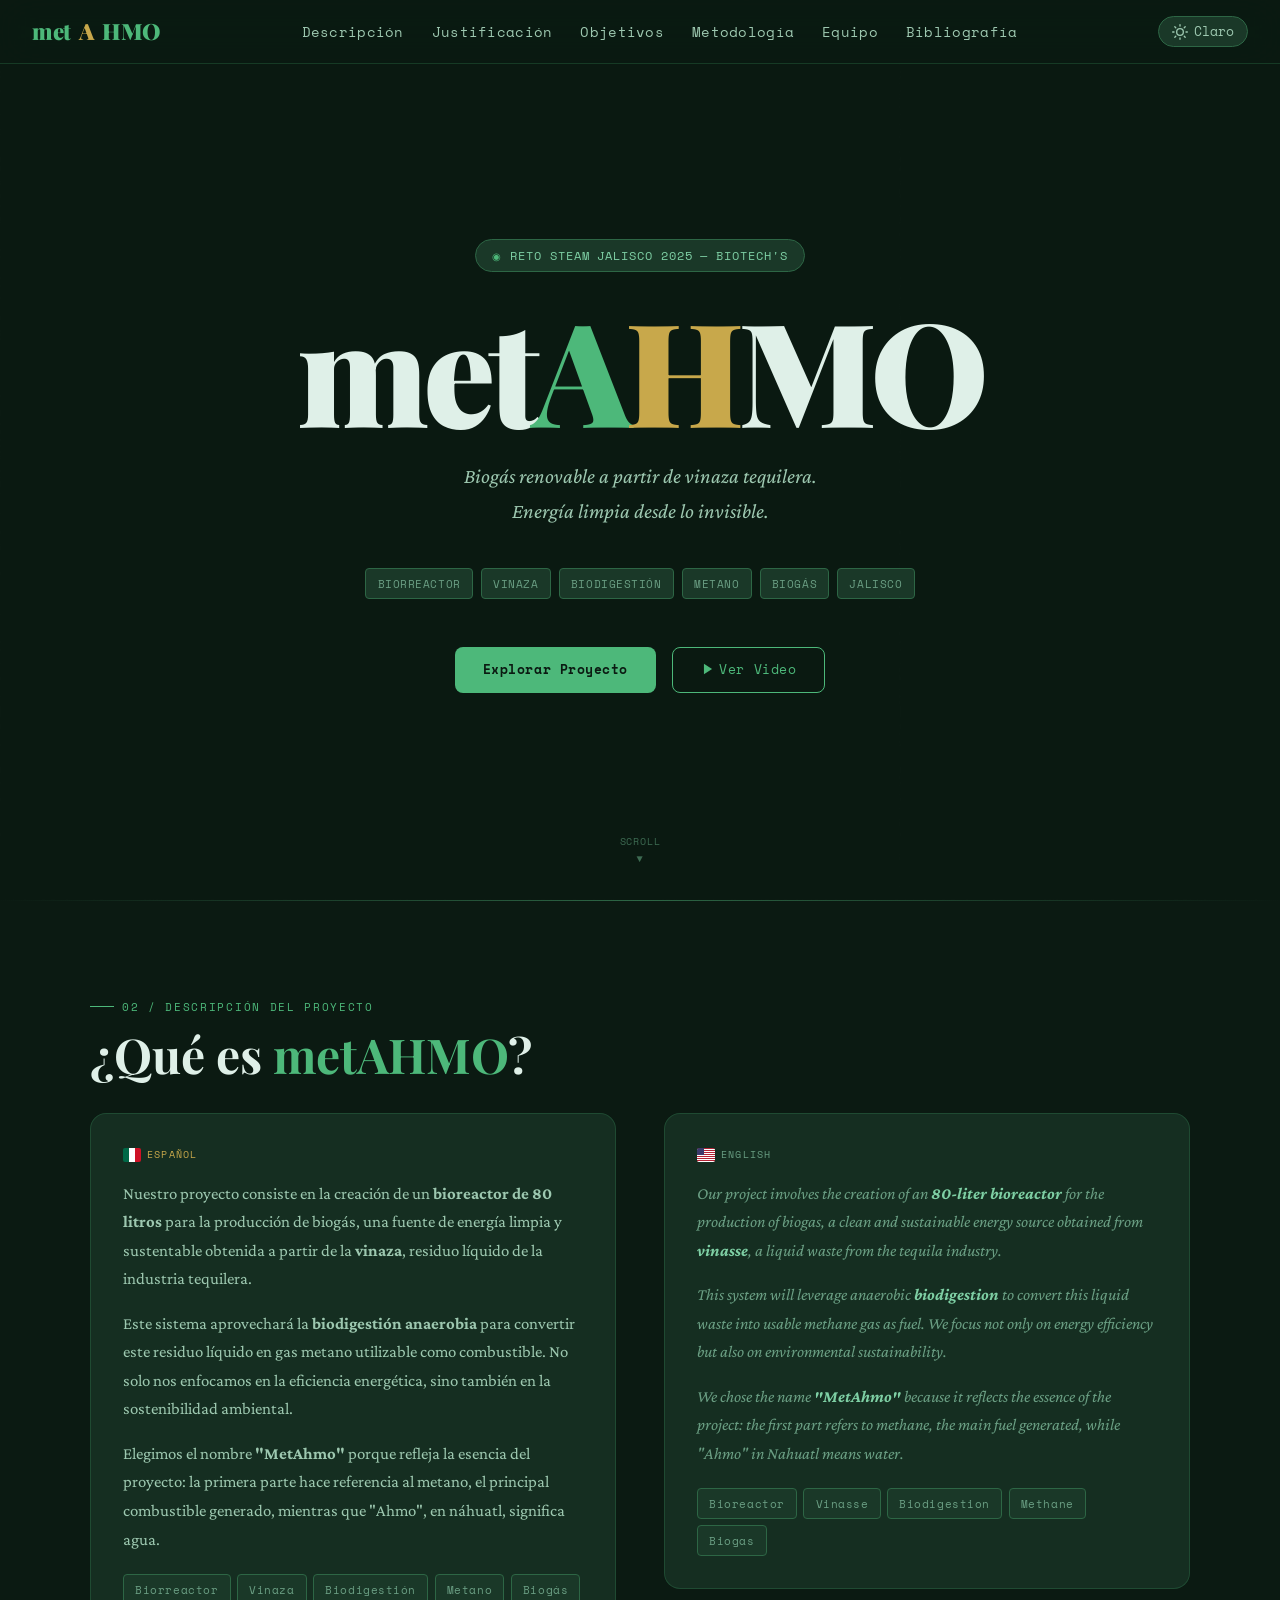
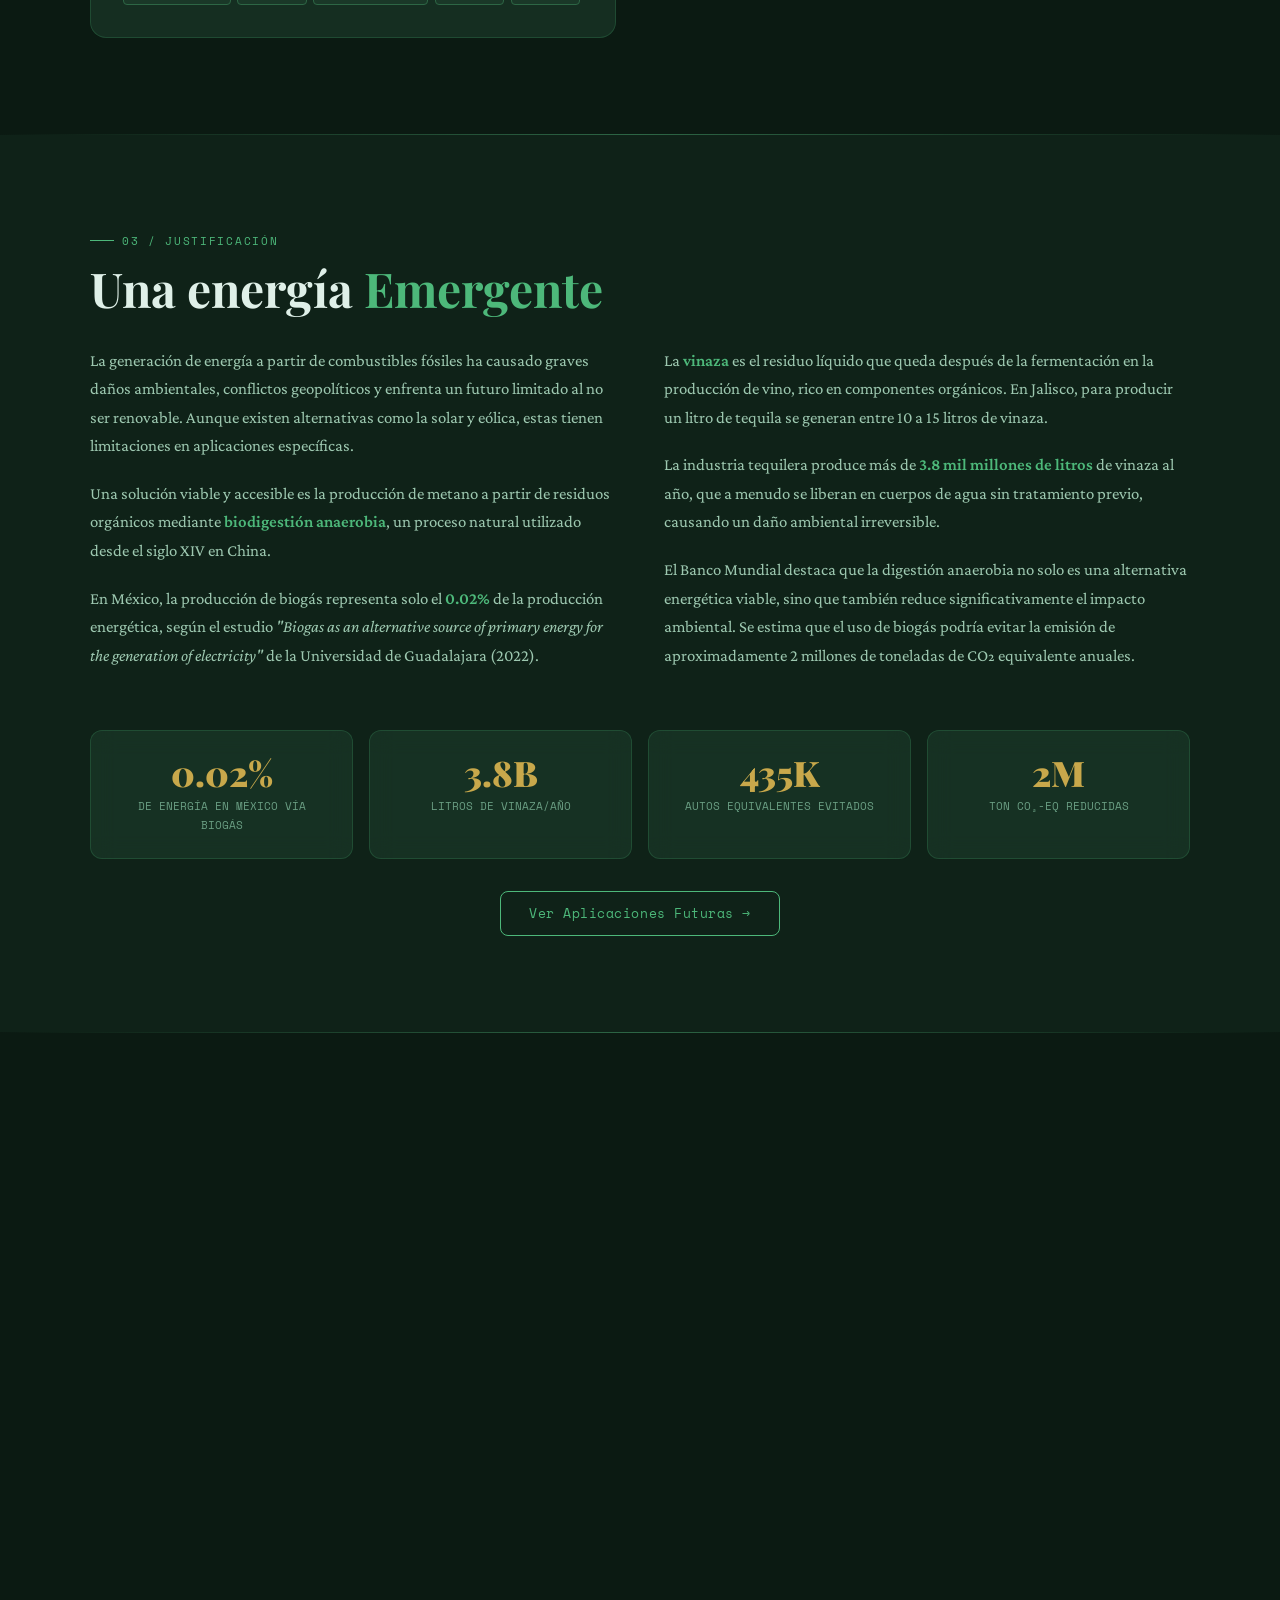
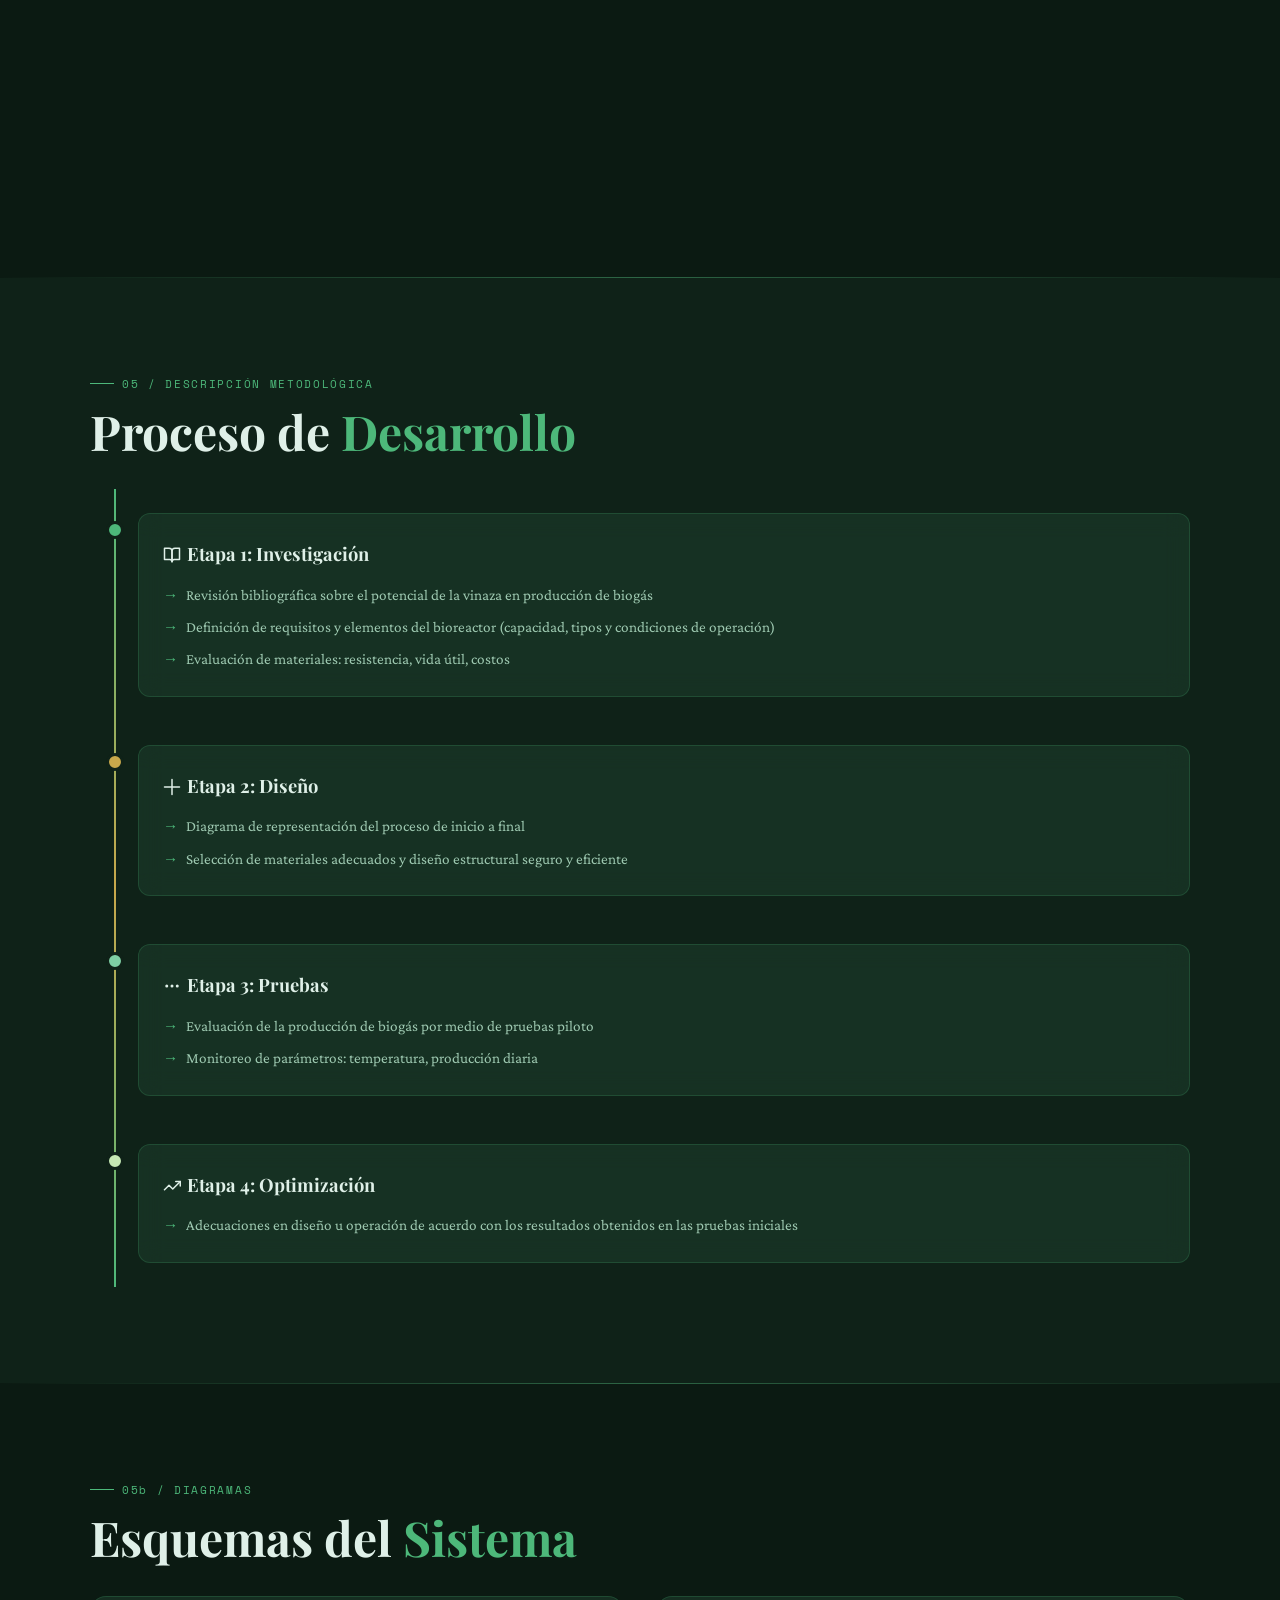
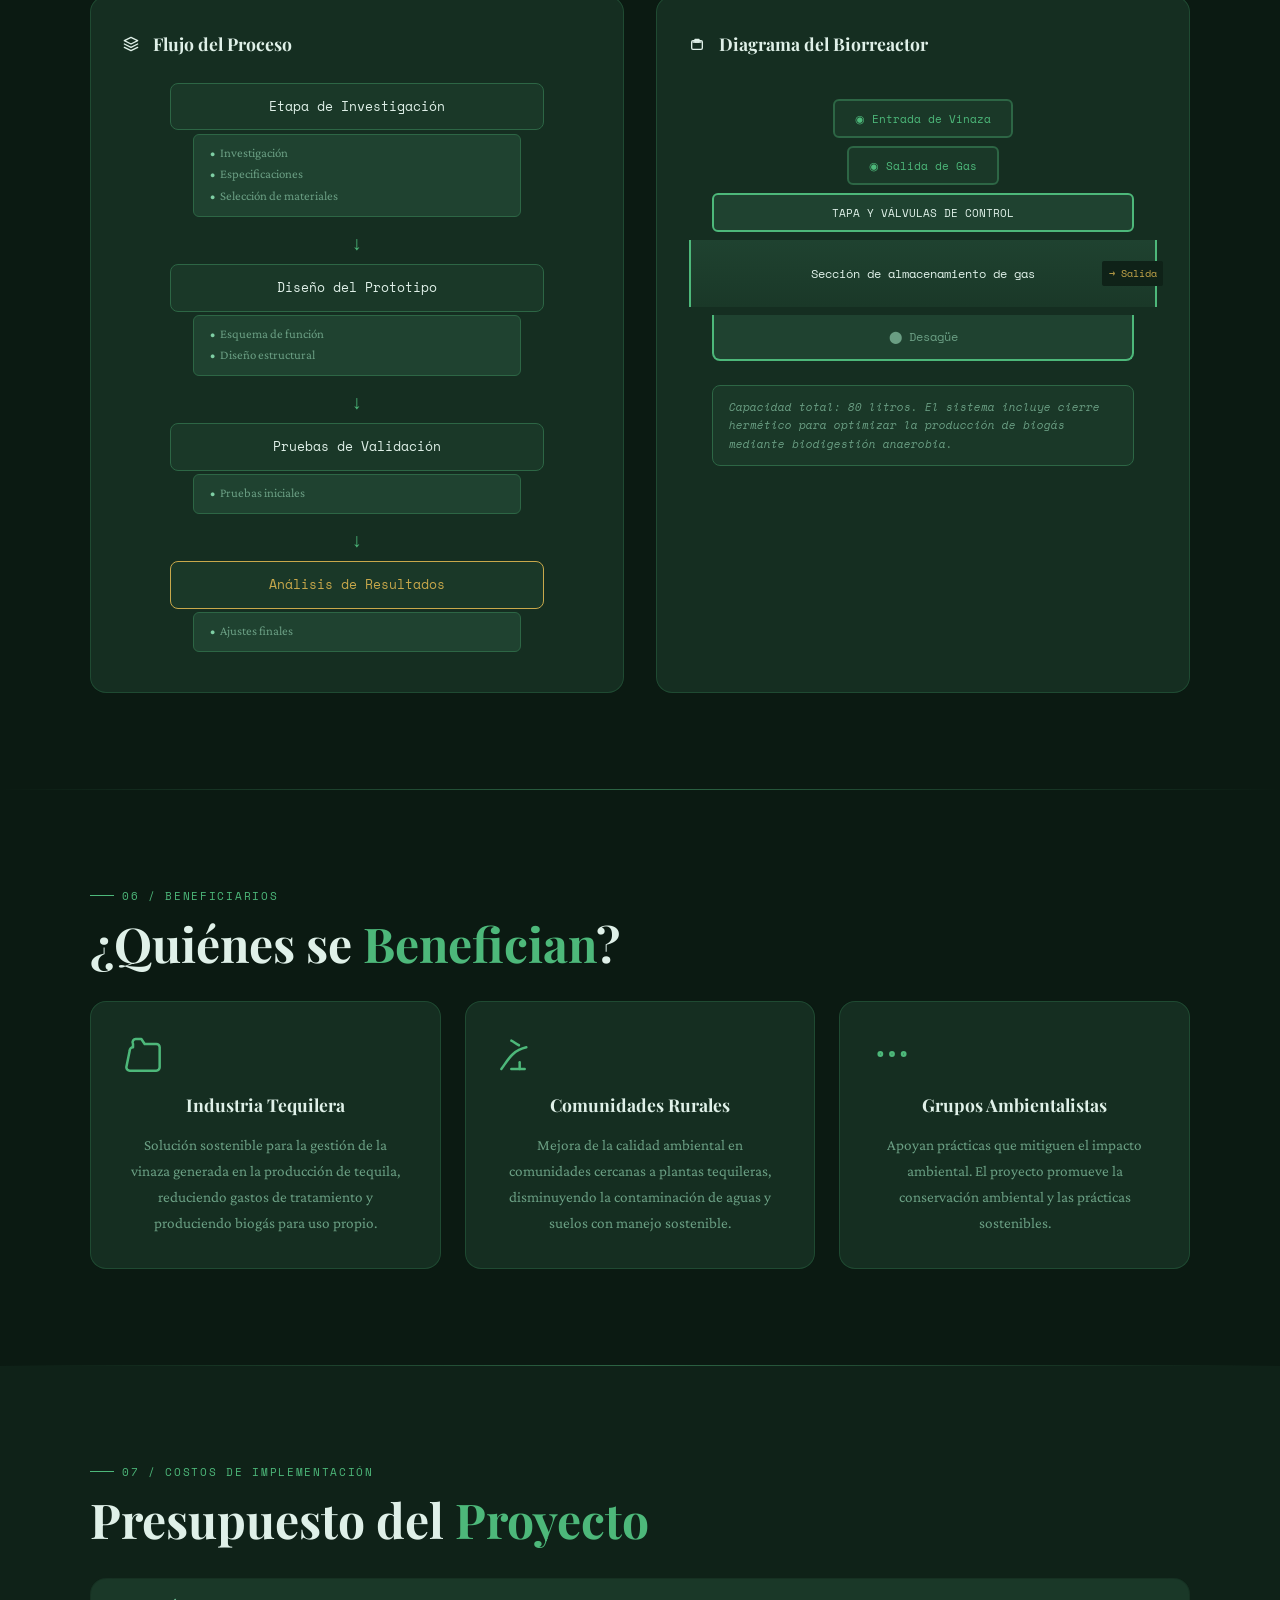
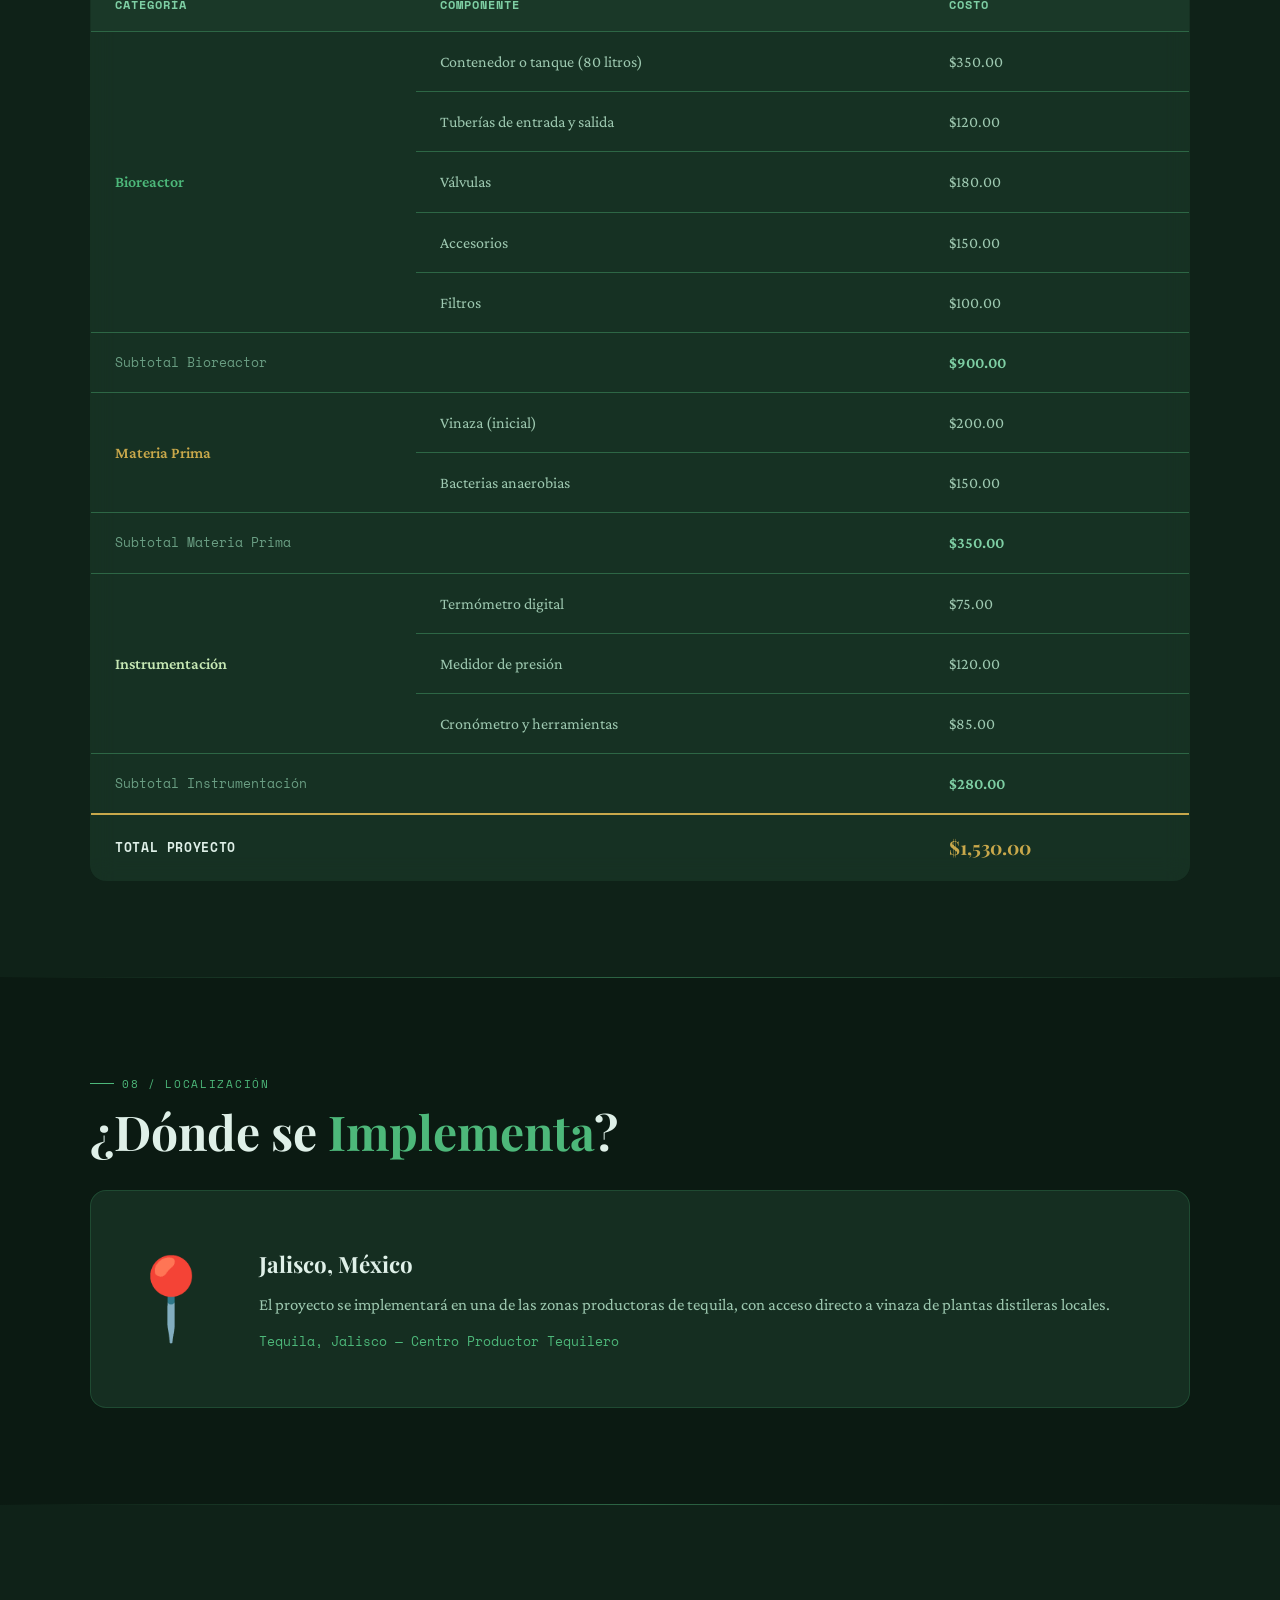
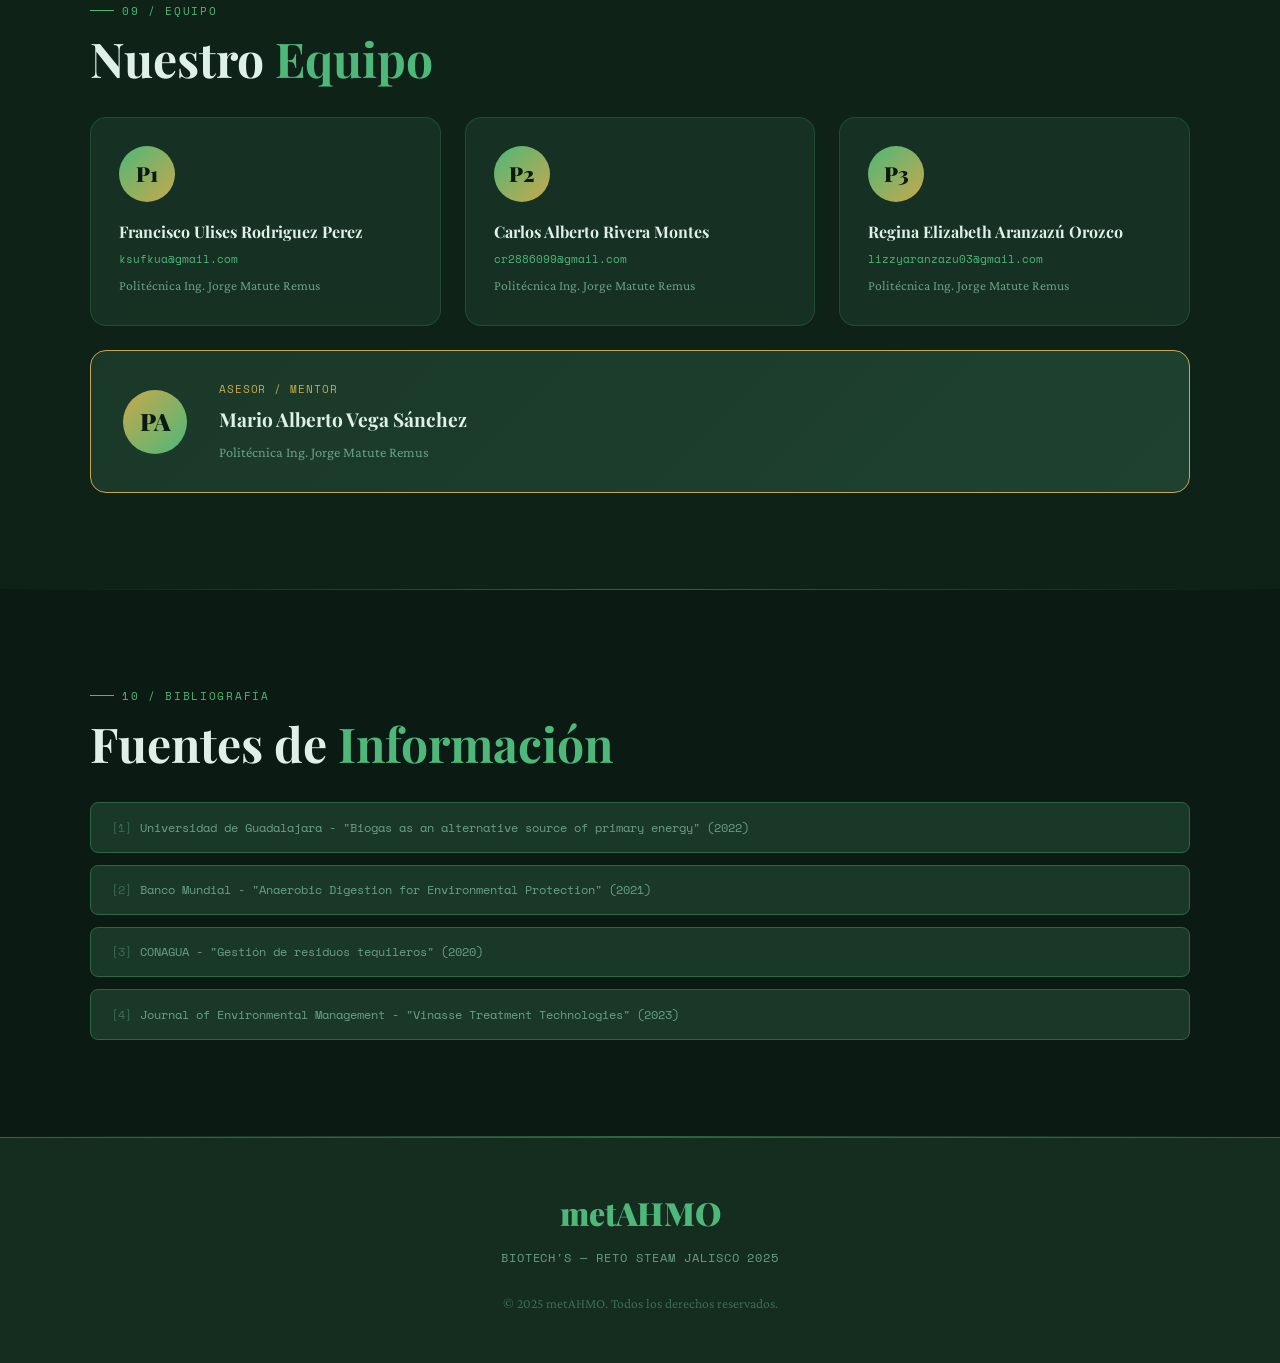
<file: index.html>
<!DOCTYPE html>
<html lang="es" data-theme="dark">
<head>
<meta charset="UTF-8">
<meta name="viewport" content="width=device-width, initial-scale=1.0">
<title>metAHMO — Reto STEAM Jalisco 2025</title>
<link href="https://fonts.googleapis.com/css2?family=Playfair+Display:ital,wght@0,400;0,700;0,900;1,400&family=Crimson+Pro:ital,wght@0,300;0,400;0,600;1,300&family=Space+Mono:wght@400;700&display=swap" rel="stylesheet">
<link rel="stylesheet" href="styles.css">
</head>
<body>

<!-- RIPPLE BACKGROUND -->
<div class="ripple-bg" aria-hidden="true">
  <span></span><span></span><span></span><span></span>
</div>

<!-- NAVBAR -->
<nav id="navbar">
  <a class="nav-logo" href="#inicio">met<span class="dot">A</span>HMO</a>
  <ul class="nav-links" id="navLinks">
    <li><a href="#descripcion">Descripción</a></li>
    <li><a href="#justificacion">Justificación</a></li>
    <li><a href="#objetivos">Objetivos</a></li>
    <li><a href="#metodologia">Metodología</a></li>
    <li><a href="#equipo">Equipo</a></li>
    <li><a href="#bibliografia">Bibliografía</a></li>
  </ul>
  <div class="nav-right">
    <button class="theme-btn" onclick="toggleTheme()" id="themeBtn">
      <span class="theme-icon" id="themeIcon">
        <svg id="iconSun" viewBox="0 0 24 24"><circle cx="12" cy="12" r="5"/><line x1="12" y1="1" x2="12" y2="3"/><line x1="12" y1="21" x2="12" y2="23"/><line x1="4.22" y1="4.22" x2="5.64" y2="5.64"/><line x1="18.36" y1="18.36" x2="19.78" y2="19.78"/><line x1="1" y1="12" x2="3" y2="12"/><line x1="21" y1="12" x2="23" y2="12"/><line x1="4.22" y1="19.78" x2="5.64" y2="18.36"/><line x1="18.36" y1="5.64" x2="19.78" y2="4.22"/></svg>
        <svg id="iconMoon" viewBox="0 0 24 24" style="display:none"><path d="M21 12.79A9 9 0 1 1 11.21 3 7 7 0 0 0 21 12.79z"/></svg>
      </span>
      <span id="themeLabel">Claro</span>
    </button>
    <div class="hamburger" onclick="toggleMenu()" id="hamburger">
      <span></span><span></span><span></span>
    </div>
  </div>
</nav>

<!-- ══════════════════════════════════════════ HERO -->
<section class="hero" id="inicio">
  <div class="hero-badge">RETO STEAM JALISCO 2025 — BIOTECH'S</div>
  <h1 class="hero-title">
    <span class="main">met<span class="accent-word">A</span><span class="gold-word">H</span>MO</span>
  </h1>
  <p class="hero-subtitle">
    Biogás renovable a partir de vinaza tequilera.<br>
    <em>Energía limpia desde lo invisible.</em>
  </p>
  <div class="hero-tags">
    <span class="tag">BIORREACTOR</span>
    <span class="tag">VINAZA</span>
    <span class="tag">BIODIGESTIÓN</span>
    <span class="tag">METANO</span>
    <span class="tag">BIOGÁS</span>
    <span class="tag">JALISCO</span>
  </div>
  <div class="hero-cta">
    <a class="btn-primary" href="#descripcion">Explorar Proyecto</a>
    <button class="btn-outline" onclick="openModal('modal-video')"><svg width="14" height="14" viewBox="0 0 24 24" fill="currentColor" stroke="none" style="display:inline;vertical-align:-2px;margin-right:0.3rem"><polygon points="5 3 19 12 5 21 5 3"></polygon></svg>Ver Video</button>
  </div>
  <div class="scroll-hint">SCROLL<br>▼</div>
</section>

<div class="divider"></div>

<!-- ══════════════════════════════════════════ DESCRIPCIÓN -->
<section id="descripcion">
  <div class="section-inner reveal">
    <div class="section-label">02 / DESCRIPCIÓN DEL PROYECTO</div>
    <h2 class="section-title">¿Qué es <em>metAHMO</em>?</h2>
    <div class="desc-grid">
      <div class="desc-card">
        <div class="lang-badge">
          <svg width="18" height="14" viewBox="0 0 18 14" fill="none" xmlns="http://www.w3.org/2000/svg" style="border-radius:2px;flex-shrink:0"><rect width="6" height="14" fill="#006847"/><rect x="6" width="6" height="14" fill="#FFFFFF"/><rect x="12" width="6" height="14" fill="#CE1126"/></svg>
          ESPAÑOL
        </div>
        <p>Nuestro proyecto consiste en la creación de un <strong>bioreactor de 80 litros</strong> para la producción de biogás, una fuente de energía limpia y sustentable obtenida a partir de la <strong>vinaza</strong>, residuo líquido de la industria tequilera.</p>
        <p>Este sistema aprovechará la <strong>biodigestión anaerobia</strong> para convertir este residuo líquido en gas metano utilizable como combustible. No solo nos enfocamos en la eficiencia energética, sino también en la sostenibilidad ambiental.</p>
        <p>Elegimos el nombre <strong>"MetAhmo"</strong> porque refleja la esencia del proyecto: la primera parte hace referencia al metano, el principal combustible generado, mientras que "Ahmo", en náhuatl, significa agua.</p>
        <div class="keywords">
          <span class="tag">Biorreactor</span>
          <span class="tag">Vinaza</span>
          <span class="tag">Biodigestión</span>
          <span class="tag">Metano</span>
          <span class="tag">Biogás</span>
        </div>
      </div>
      <div class="desc-card">
        <div class="lang-badge" style="color:var(--text3);">
          <svg width="18" height="14" viewBox="0 0 18 14" fill="none" xmlns="http://www.w3.org/2000/svg" style="border-radius:2px;flex-shrink:0"><rect width="18" height="14" fill="#B22234"/><rect y="1" width="18" height="1" fill="#FFFFFF"/><rect y="3" width="18" height="1" fill="#FFFFFF"/><rect y="5" width="18" height="1" fill="#FFFFFF"/><rect y="7" width="18" height="1" fill="#FFFFFF"/><rect y="9" width="18" height="1" fill="#FFFFFF"/><rect y="11" width="18" height="1" fill="#FFFFFF"/><rect y="13" width="18" height="1" fill="#FFFFFF"/><rect width="7" height="7" fill="#3C3B6B"/></svg>
          ENGLISH
        </div>
        <p style="font-style:italic; color:var(--text3);">Our project involves the creation of an <strong style="color:var(--accent2)">80-liter bioreactor</strong> for the production of biogas, a clean and sustainable energy source obtained from <strong style="color:var(--accent2)">vinasse</strong>, a liquid waste from the tequila industry.</p>
        <p style="font-style:italic; color:var(--text3);">This system will leverage anaerobic <strong style="color:var(--accent2)">biodigestion</strong> to convert this liquid waste into usable methane gas as fuel. We focus not only on energy efficiency but also on environmental sustainability.</p>
        <p style="font-style:italic; color:var(--text3);">We chose the name <strong style="color:var(--accent2)">"MetAhmo"</strong> because it reflects the essence of the project: the first part refers to methane, the main fuel generated, while "Ahmo" in Nahuatl means water.</p>
        <div class="keywords">
          <span class="tag">Bioreactor</span>
          <span class="tag">Vinasse</span>
          <span class="tag">Biodigestion</span>
          <span class="tag">Methane</span>
          <span class="tag">Biogas</span>
        </div>
      </div>
    </div>
  </div>
</section>

<div class="divider"></div>

<!-- ══════════════════════════════════════════ JUSTIFICACIÓN -->
<section id="justificacion">
  <div class="section-inner reveal">
    <div class="section-label">03 / JUSTIFICACIÓN</div>
    <h2 class="section-title">Una energía <em>Emergente</em></h2>
    <div class="just-content">
      <p>La generación de energía a partir de combustibles fósiles ha causado graves daños ambientales, conflictos geopolíticos y enfrenta un futuro limitado al no ser renovable. Aunque existen alternativas como la solar y eólica, estas tienen limitaciones en aplicaciones específicas.</p>
      <p>Una solución viable y accesible es la producción de metano a partir de residuos orgánicos mediante <strong>biodigestión anaerobia</strong>, un proceso natural utilizado desde el siglo XIV en China.</p>
      <p>En México, la producción de biogás representa solo el <strong>0.02%</strong> de la producción energética, según el estudio <em>"Biogas as an alternative source of primary energy for the generation of electricity"</em> de la Universidad de Guadalajara (2022).</p>
      <p>La <strong>vinaza</strong> es el residuo líquido que queda después de la fermentación en la producción de vino, rico en componentes orgánicos. En Jalisco, para producir un litro de tequila se generan entre 10 a 15 litros de vinaza.</p>
      <p>La industria tequilera produce más de <strong>3.8 mil millones de litros</strong> de vinaza al año, que a menudo se liberan en cuerpos de agua sin tratamiento previo, causando un daño ambiental irreversible.</p>
      <p>El Banco Mundial destaca que la digestión anaerobia no solo es una alternativa energética viable, sino que también reduce significativamente el impacto ambiental. Se estima que el uso de biogás podría evitar la emisión de aproximadamente 2 millones de toneladas de CO₂ equivalente anuales.</p>
    </div>
    <div class="stat-row" style="columns:1; display:grid; grid-template-columns:repeat(4,1fr); gap:1rem; margin-top:2.5rem;">
      <div class="stat-card">
        <span class="stat-num">0.02%</span>
        <div class="stat-label">DE ENERGÍA EN MÉXICO VÍA BIOGÁS</div>
      </div>
      <div class="stat-card">
        <span class="stat-num">3.8B</span>
        <div class="stat-label">LITROS DE VINAZA/AÑO</div>
      </div>
      <div class="stat-card">
        <span class="stat-num">435K</span>
        <div class="stat-label">AUTOS EQUIVALENTES EVITADOS</div>
      </div>
      <div class="stat-card">
        <span class="stat-num">2M</span>
        <div class="stat-label">TON CO₂-EQ REDUCIDAS</div>
      </div>
    </div>
    <div style="text-align:center; margin-top:2rem;">
      <button class="btn-outline" onclick="openModal('modal-futuro')">Ver Aplicaciones Futuras →</button>
    </div>
  </div>
</section>

<div class="divider"></div>

<!-- ══════════════════════════════════════════ OBJETIVOS -->
<section id="objetivos">
  <div class="section-inner reveal">
    <div class="section-label">04 / OBJETIVOS</div>
    <h2 class="section-title">General y <em>Específicos</em></h2>
    <div class="obj-main">
      El objetivo de este proyecto es <strong>aprovechar al máximo la vinaza</strong>, utilizarla como materia prima para la producción de biogás. En este proceso se busca contribuir a la disminución de contaminación ambiental, generar energía renovable y demostrar la viabilidad técnica y económica de los bioreactores anaerobios.
    </div>
    <div class="obj-grid">
      <div class="obj-item" onclick="openModal('modal-obj1')">
        <div class="obj-num">OBJ. 01 →</div>
        <h4>Evaluar el potencial de la vinaza</h4>
        <p>Investigación exhaustiva sobre la capacidad de la vinaza para generar biogás a partir de fuentes confiables.</p>
      </div>
      <div class="obj-item" onclick="openModal('modal-obj2')">
        <div class="obj-num">OBJ. 02 →</div>
        <h4>Investigar la funcionalidad del bioreactor</h4>
        <p>Estudio de eficiencia, sostenibilidad, economía y aplicaciones de los bioreactores.</p>
      </div>
      <div class="obj-item" onclick="openModal('modal-obj3')">
        <div class="obj-num">OBJ. 03 →</div>
        <h4>Diseño práctico y accesible</h4>
        <p>Análisis del diseño de bioreactores para definir un modelo que cumpla con las características deseadas.</p>
      </div>
      <div class="obj-item" onclick="openModal('modal-obj4')">
        <div class="obj-num">OBJ. 04 →</div>
        <h4>Pruebas del prototipo</h4>
        <p>Desarrollar un prototipo funcional para realizar pruebas y garantizar su rendimiento y adecuada ejecución.</p>
      </div>
    </div>
  </div>
</section>

<div class="divider"></div>

<!-- ══════════════════════════════════════════ METODOLOGÍA -->
<section id="metodologia">
  <div class="section-inner reveal">
    <div class="section-label">05 / DESCRIPCIÓN METODOLÓGICA</div>
    <h2 class="section-title">Proceso de <em>Desarrollo</em></h2>
    <div class="method-steps">
      <div class="method-step">
        <div class="step-dot"></div>
        <div class="step-content">
          <h3><svg width="18" height="18" viewBox="0 0 24 24" fill="none" stroke="currentColor" stroke-width="2" stroke-linecap="round" stroke-linejoin="round" style="display:inline;vertical-align:-3px;margin-right:0.4rem"><path d="M2 3h6a4 4 0 0 1 4 4v14a3 3 0 0 0-3-3H2z"></path><path d="M22 3h-6a4 4 0 0 0-4 4v14a3 3 0 0 1 3-3h7z"></path></svg>Etapa 1: Investigación</h3>
          <ul class="step-list">
            <li>Revisión bibliográfica sobre el potencial de la vinaza en producción de biogás</li>
            <li>Definición de requisitos y elementos del bioreactor (capacidad, tipos y condiciones de operación)</li>
            <li>Evaluación de materiales: resistencia, vida útil, costos</li>
          </ul>
        </div>
      </div>
      <div class="method-step">
        <div class="step-dot" style="background:var(--gold)"></div>
        <div class="step-content">
          <h3><svg width="18" height="18" viewBox="0 0 24 24" fill="none" stroke="currentColor" stroke-width="2" stroke-linecap="round" stroke-linejoin="round" style="display:inline;vertical-align:-3px;margin-right:0.4rem"><path d="M12 2v20M2 12h20"></path></svg>Etapa 2: Diseño</h3>
          <ul class="step-list">
            <li>Diagrama de representación del proceso de inicio a final</li>
            <li>Selección de materiales adecuados y diseño estructural seguro y eficiente</li>
          </ul>
        </div>
      </div>
      <div class="method-step">
        <div class="step-dot" style="background:var(--accent2)"></div>
        <div class="step-content">
          <h3><svg width="18" height="18" viewBox="0 0 24 24" fill="none" stroke="currentColor" stroke-width="2" stroke-linecap="round" stroke-linejoin="round" style="display:inline;vertical-align:-3px;margin-right:0.4rem"><circle cx="12" cy="12" r="1"></circle><circle cx="19" cy="12" r="1"></circle><circle cx="5" cy="12" r="1"></circle></svg>Etapa 3: Pruebas</h3>
          <ul class="step-list">
            <li>Evaluación de la producción de biogás por medio de pruebas piloto</li>
            <li>Monitoreo de parámetros: temperatura, producción diaria</li>
          </ul>
        </div>
      </div>
      <div class="method-step">
        <div class="step-dot" style="background:var(--accent3)"></div>
        <div class="step-content">
          <h3><svg width="18" height="18" viewBox="0 0 24 24" fill="none" stroke="currentColor" stroke-width="2" stroke-linecap="round" stroke-linejoin="round" style="display:inline;vertical-align:-3px;margin-right:0.4rem"><polyline points="23 6 13 16 8 11 2 17"></polyline><polyline points="17 6 23 6 23 12"></polyline></svg>Etapa 4: Optimización</h3>
          <ul class="step-list">
            <li>Adecuaciones en diseño u operación de acuerdo con los resultados obtenidos en las pruebas iniciales</li>
          </ul>
        </div>
      </div>
    </div>
  </div>
</section>

<div class="divider"></div>

<!-- ══════════════════════════════════════════ DIAGRAMAS -->
<section id="diagrama">
  <div class="section-inner reveal">
    <div class="section-label">05b / DIAGRAMAS</div>
    <h2 class="section-title">Esquemas del <em>Sistema</em></h2>
    <div class="diagram-grid">
      <div class="diagram-card">
        <h3><svg width="16" height="16" viewBox="0 0 24 24" fill="none" stroke="currentColor" stroke-width="2" stroke-linecap="round" stroke-linejoin="round" style="display:inline;vertical-align:-2px;margin-right:0.4rem"><path d="M12 2L2 7l10 5 10-5-10-5z"></path><polyline points="2 17 12 22 22 17"></polyline><polyline points="2 12 12 17 22 12"></polyline></svg>Flujo del Proceso</h3>
        <div class="flow">
          <div class="flow-node">Etapa de Investigación</div>
          <ul class="flow-bullets">
            <li>Investigación</li>
            <li>Especificaciones</li>
            <li>Selección de materiales</li>
          </ul>
          <div class="flow-arrow">↓</div>
          <div class="flow-node">Diseño del Prototipo</div>
          <ul class="flow-bullets">
            <li>Esquema de función</li>
            <li>Diseño estructural</li>
          </ul>
          <div class="flow-arrow">↓</div>
          <div class="flow-node">Pruebas de Validación</div>
          <ul class="flow-bullets">
            <li>Pruebas iniciales</li>
          </ul>
          <div class="flow-arrow">↓</div>
          <div class="flow-node" style="border-color:var(--gold); color:var(--gold);">Análisis de Resultados</div>
          <ul class="flow-bullets">
            <li>Ajustes finales</li>
          </ul>
        </div>
      </div>
      <div class="diagram-card">
        <h3><svg width="16" height="16" viewBox="0 0 24 24" fill="none" stroke="currentColor" stroke-width="2" stroke-linecap="round" stroke-linejoin="round" style="display:inline;vertical-align:-2px;margin-right:0.4rem"><path d="M6 9l12 0"></path><path d="M6 20h12a2 2 0 0 0 2-2V9a2 2 0 0 0-2-2H6a2 2 0 0 0-2 2v9a2 2 0 0 0 2 2z"></path><rect x="9" y="5" width="6" height="4"></rect></svg>Diagrama del Biorreactor</h3>
        <div style="display:flex; flex-direction:column; align-items:center; gap:0.5rem; font-family:'Space Mono',monospace; font-size:0.72rem; color:var(--text3); padding:1rem 0;">
          <div style="background:var(--surface); border:2px solid var(--border); border-radius:6px; padding:0.5rem 1.25rem; color:var(--accent); font-size:0.7rem; display:flex; gap:0.5rem; align-items:center;">◉ Entrada de Vinaza</div>
          <div style="background:var(--surface); border:2px solid var(--border); border-radius:6px; padding:0.5rem 1.25rem; color:var(--accent); font-size:0.7rem; display:flex; gap:0.5rem; align-items:center;">◉ Salida de Gas</div>
          <div style="background:var(--surface2); border:2px solid var(--accent); border-radius:6px; padding:0.5rem 1.25rem; color:var(--text); font-size:0.7rem; width:90%; text-align:center;">TAPA Y VÁLVULAS DE CONTROL</div>
          <div style="background:linear-gradient(180deg,var(--surface2),var(--surface)); border:2px solid var(--accent); border-top:none; border-bottom:none; padding:1.5rem 1.25rem; width:100%; text-align:center; position:relative; color:var(--text);">
            Sección de almacenamiento de gas
            <div style="position:absolute; right:-8px; top:50%; transform:translateY(-50%); font-size:0.65rem; color:var(--gold); white-space:nowrap; background:var(--bg2); padding:0.2rem 0.4rem; border-radius:2px;">→ Salida</div>
          </div>
          <div style="background:var(--surface2); border:2px solid var(--accent); border-top:none; border-radius:0 0 8px 8px; padding:0.75rem 1.25rem; width:90%; text-align:center; color:var(--text3);">
            ⬤ Desagüe
          </div>
          <div style="margin-top:1rem; background:var(--surface); border:1px solid var(--border); border-radius:8px; padding:0.75rem 1rem; font-size:0.68rem; color:var(--text3); text-align:left; width:90%;">
            <em>Capacidad total: 80 litros. El sistema incluye cierre hermético para optimizar la producción de biogás mediante biodigestión anaerobia.</em>
          </div>
        </div>
      </div>
    </div>
  </div>
</section>

<div class="divider"></div>

<!-- ══════════════════════════════════════════ BENEFICIARIOS -->
<section id="beneficiarios">
  <div class="section-inner reveal">
    <div class="section-label">06 / BENEFICIARIOS</div>
    <h2 class="section-title">¿Quiénes se <em>Benefician</em>?</h2>
    <div class="bene-grid">
      <div class="bene-card">
        <span class="bene-icon"><svg width="40" height="40" viewBox="0 0 24 24" fill="none" stroke="var(--accent)" stroke-width="1.5" stroke-linecap="round" stroke-linejoin="round"><path d="M2 20a2 2 0 0 0 2 2h16a2 2 0 0 0 2-2V8a2 2 0 0 0-2-2h-7l-2-3h-3a2 2 0 0 0-2 3v2a2 2 0 0 0-2 2z"></path></svg></span>
        <h3>Industria Tequilera</h3>
        <p>Solución sostenible para la gestión de la vinaza generada en la producción de tequila, reduciendo gastos de tratamiento y produciendo biogás para uso propio.</p>
      </div>
      <div class="bene-card">
        <span class="bene-icon"><svg width="40" height="40" viewBox="0 0 24 24" fill="none" stroke="var(--accent)" stroke-width="1.5" stroke-linecap="round" stroke-linejoin="round"><path d="M17 8C8 10 5.45826 16.6559 2 21"></path><path d="M12.56 6.75C10.484 5.99 9.989 4.95 8 4"></path><path d="M13 17v4"></path><path d="M8 21h8"></path></svg></span>
        <h3>Comunidades Rurales</h3>
        <p>Mejora de la calidad ambiental en comunidades cercanas a plantas tequileras, disminuyendo la contaminación de aguas y suelos con manejo sostenible.</p>
      </div>
      <div class="bene-card">
        <span class="bene-icon"><svg width="40" height="40" viewBox="0 0 24 24" fill="none" stroke="var(--accent)" stroke-width="1.5" stroke-linecap="round" stroke-linejoin="round"><circle cx="12" cy="12" r="1"></circle><circle cx="19" cy="12" r="1"></circle><circle cx="5" cy="12" r="1"></circle></svg></span>
        <h3>Grupos Ambientalistas</h3>
        <p>Apoyan prácticas que mitiguen el impacto ambiental. El proyecto promueve la conservación ambiental y las prácticas sostenibles.</p>
      </div>
    </div>
  </div>
</section>

<div class="divider"></div>

<!-- ══════════════════════════════════════════ COSTOS -->
<section id="costos">
  <div class="section-inner reveal">
    <div class="section-label">07 / COSTOS DE IMPLEMENTACIÓN</div>
    <h2 class="section-title">Presupuesto del <em>Proyecto</em></h2>
    <table class="cost-table">
      <thead>
        <tr>
          <th>CATEGORÍA</th>
          <th>COMPONENTE</th>
          <th>COSTO</th>
        </tr>
      </thead>
      <tbody>
        <tr>
          <td rowspan="5" style="color:var(--accent); font-weight:600;">Bioreactor</td>
          <td>Contenedor o tanque (80 litros)</td>
          <td>$350.00</td>
        </tr>
        <tr><td>Tuberías de entrada y salida</td><td>$120.00</td></tr>
        <tr><td>Válvulas</td><td>$180.00</td></tr>
        <tr><td>Accesorios</td><td>$150.00</td></tr>
        <tr><td>Filtros</td><td>$100.00</td></tr>
        <tr>
          <td colspan="2" style="font-family:'Space Mono',monospace; font-size:0.8rem; color:var(--text3);">Subtotal Bioreactor</td>
          <td style="color:var(--accent2); font-weight:600;">$900.00</td>
        </tr>
        <tr>
          <td rowspan="2" style="color:var(--gold); font-weight:600;">Materia Prima</td>
          <td>Vinaza (inicial)</td>
          <td>$200.00</td>
        </tr>
        <tr><td>Bacterias anaerobias</td><td>$150.00</td></tr>
        <tr>
          <td colspan="2" style="font-family:'Space Mono',monospace; font-size:0.8rem; color:var(--text3);">Subtotal Materia Prima</td>
          <td style="color:var(--accent2); font-weight:600;">$350.00</td>
        </tr>
        <tr>
          <td rowspan="3" style="color:var(--accent3); font-weight:600;">Instrumentación</td>
          <td>Termómetro digital</td>
          <td>$75.00</td>
        </tr>
        <tr><td>Medidor de presión</td><td>$120.00</td></tr>
        <tr><td>Cronómetro y herramientas</td><td>$85.00</td></tr>
        <tr>
          <td colspan="2" style="font-family:'Space Mono',monospace; font-size:0.8rem; color:var(--text3);">Subtotal Instrumentación</td>
          <td style="color:var(--accent2); font-weight:600;">$280.00</td>
        </tr>
        <tr class="total">
          <td colspan="2" style="font-family:'Space Mono',monospace; font-size:0.8rem; letter-spacing:0.05em; color:var(--text);">TOTAL PROYECTO</td>
          <td>$1,530.00</td>
        </tr>
      </tbody>
    </table>
  </div>
</section>

<div class="divider"></div>

<!-- ══════════════════════════════════════════ LOCALIZACIÓN -->
<section id="localizacion">
  <div class="section-inner reveal">
    <div class="section-label">08 / LOCALIZACIÓN</div>
    <h2 class="section-title">¿Dónde se <em>Implementa</em>?</h2>
    <div class="loc-card">
      <span class="loc-icon">📍</span>
      <div class="loc-info">
        <h3>Jalisco, México</h3>
        <p>El proyecto se implementará en una de las zonas productoras de tequila, con acceso directo a vinaza de plantas distileras locales.</p>
        <div class="loc-detail">Tequila, Jalisco — Centro Productor Tequilero</div>
      </div>
    </div>
  </div>
</section>

<div class="divider"></div>

<!-- ══════════════════════════════════════════ EQUIPO -->
<section id="equipo">
  <div class="section-inner reveal">
    <div class="section-label">09 / EQUIPO</div>
    <h2 class="section-title">Nuestro <em>Equipo</em></h2>
    <div class="team-grid">
      <div class="member-card">
        <div class="member-avatar">P1</div>
        <h3>Francisco Ulises Rodriguez Perez</h3>
        <div class="member-email">ksufkua@gmail.com</div>
        <div class="member-detail">Politécnica Ing. Jorge Matute Remus</div>
      </div>
      <div class="member-card">
        <div class="member-avatar">P2</div>
        <h3>Carlos Alberto Rivera Montes</h3>
        <div class="member-email">cr2886099@gmail.com</div>
        <div class="member-detail">Politécnica Ing. Jorge Matute Remus</div>
      </div>
      <div class="member-card">
        <div class="member-avatar">P3</div>
        <h3>Regina Elizabeth Aranzazú Orozco</h3>
        <div class="member-email">lizzyaranzazu03@gmail.com</div>
        <div class="member-detail">Politécnica Ing. Jorge Matute Remus</div>
      </div>
      <div class="advisor-card">
        <div class="advisor-avatar">PA</div>
        <div class="advisor-info">
          <div class="role">ASESOR / MENTOR</div>
          <h3>Mario Alberto Vega Sánchez</h3>
          <p>Politécnica Ing. Jorge Matute Remus</p>
        </div>
      </div>
    </div>
  </div>
</section>

<div class="divider"></div>

<!-- ══════════════════════════════════════════ BIBLIOGRAFÍA -->
<section id="bibliografia">
  <div class="section-inner reveal">
    <div class="section-label">10 / BIBLIOGRAFÍA</div>
    <h2 class="section-title">Fuentes de <em>Información</em></h2>
    <div class="bib-list">
      <div class="bib-item"><span class="bib-num">[1]</span><a href="#">Universidad de Guadalajara - "Biogas as an alternative source of primary energy" (2022)</a></div>
      <div class="bib-item"><span class="bib-num">[2]</span><a href="#">Banco Mundial - "Anaerobic Digestion for Environmental Protection" (2021)</a></div>
      <div class="bib-item"><span class="bib-num">[3]</span><a href="#">CONAGUA - "Gestión de residuos tequileros" (2020)</a></div>
      <div class="bib-item"><span class="bib-num">[4]</span><a href="#">Journal of Environmental Management - "Vinasse Treatment Technologies" (2023)</a></div>
    </div>
  </div>
</section>

<div class="divider"></div>

<!-- ══════════════════════════════════════════ FOOTER -->
<footer>
  <div class="footer-logo">metAHMO</div>
  <div class="footer-team">BIOTECH'S — RETO STEAM JALISCO 2025</div>
  <div class="footer-copy">© 2025 metAHMO. Todos los derechos reservados.</div>
</footer>

<!-- ══════════════════════════════════════════ MODALS ──────────────────────────────── -->

<!-- Modal: Video -->
<div class="modal-overlay" id="modal-video">
  <div class="modal-box">
    <div class="modal-close" onclick="closeModal('modal-video')">✕</div>
    <h2 class="modal-title">Presentación del Proyecto</h2>
    <div class="modal-sub">VIDEO — RETO STEAM JALISCO 2025</div>
    <div class="modal-body">
      <iframe width="100%" height="315" src="https://www.youtube.com/embed/tpedhdbzDyE" frameborder="0" allow="accelerometer; autoplay; clipboard-write; encrypted-media; gyroscope; picture-in-picture" allowfullscreen style="border-radius:8px;"></iframe>
    </div>
  </div>
</div>

<!-- Modal: Future Applications -->
<div class="modal-overlay" id="modal-futuro">
  <div class="modal-box">
    <div class="modal-close" onclick="closeModal('modal-futuro')">✕</div>
    <h2 class="modal-title">Aplicaciones Futuras</h2>
    <div class="modal-sub">EXPANSIÓN Y ESCALABILIDAD</div>
    <div class="modal-body">
      <p>El bioreactor metAHMO puede ser escalado para:</p>
      <ul>
        <li><strong>Plantas tequileras pequeñas</strong> - Producción local de energía</li>
        <li><strong>Comunidades rurales</strong> - Sistemas descentralizados</li>
        <li><strong>Industria agrícola</strong> - Procesamiento de otros residuos orgánicos</li>
        <li><strong>Plantas de tratamiento</strong> - Integración en sistemas existentes</li>
      </ul>
      <p>Se estima que con la implementación a escala industrial, podrían generarse <strong>435,000 autos equivalentes</strong> en energía renovable anuales.</p>
    </div>
  </div>
</div>

<!-- Modals: Objectives -->
<div class="modal-overlay" id="modal-obj1">
  <div class="modal-box">
    <div class="modal-close" onclick="closeModal('modal-obj1')">✕</div>
    <h2 class="modal-title">Objetivo 1</h2>
    <div class="modal-sub">EVALUAR EL POTENCIAL DE LA VINAZA</div>
    <div class="modal-body">
      <p>Se realizará una investigación exhaustiva para determinar:</p>
      <ul>
        <li>Composición química de la vinaza tequilera</li>
        <li>Potencial de producción de metano</li>
        <li>Factores que influyen en la biodigestión</li>
        <li>Comparativa con otros residuos orgánicos</li>
      </ul>
      <p><strong>Resultado esperado:</strong> Datos técnicos validados que respalden la viabilidad del proyecto.</p>
    </div>
  </div>
</div>

<div class="modal-overlay" id="modal-obj2">
  <div class="modal-box">
    <div class="modal-close" onclick="closeModal('modal-obj2')">✕</div>
    <h2 class="modal-title">Objetivo 2</h2>
    <div class="modal-sub">INVESTIGAR LA FUNCIONALIDAD DEL BIOREACTOR</div>
    <div class="modal-body">
      <p>Análisis profundo de los sistemas anaerobios:</p>
      <ul>
        <li>Eficiencia energética de diferentes diseños</li>
        <li>Sostenibilidad ambiental y económica</li>
        <li>Aplicaciones prácticas en la industria</li>
        <li>Normativas y estándares internacionales</li>
      </ul>
      <p><strong>Resultado esperado:</strong> Documento técnico con especificaciones del diseño óptimo.</p>
    </div>
  </div>
</div>

<div class="modal-overlay" id="modal-obj3">
  <div class="modal-box">
    <div class="modal-close" onclick="closeModal('modal-obj3')">✕</div>
    <h2 class="modal-title">Objetivo 3</h2>
    <div class="modal-sub">DISEÑO PRÁCTICO Y ACCESIBLE</div>
    <div class="modal-body">
      <p>Desarrollo de un prototipo funcional considerando:</p>
      <ul>
        <li>Materiales accesibles y de bajo costo</li>
        <li>Facilidad de construcción y mantenimiento</li>
        <li>Seguridad operacional</li>
        <li>Capacidad de 80 litros como estándar piloto</li>
      </ul>
      <p><strong>Resultado esperado:</strong> Prototipo construido y funcional listo para pruebas.</p>
    </div>
  </div>
</div>

<div class="modal-overlay" id="modal-obj4">
  <div class="modal-box">
    <div class="modal-close" onclick="closeModal('modal-obj4')">✕</div>
    <h2 class="modal-title">Objetivo 4</h2>
    <div class="modal-sub">PRUEBAS DEL PROTOTIPO</div>
    <div class="modal-body">
      <p>Validación experimental del sistema:</p>
      <ul>
        <li>Monitoreo de producción de biogás diaria</li>
        <li>Control de temperatura y presión</li>
        <li>Análisis de composición del gas</li>
        <li>Documentación de resultados</li>
      </ul>
      <p><strong>Resultado esperado:</strong> Datos de rendimiento que validen la eficiencia del prototipo.</p>
    </div>
  </div>
</div>

<script src="script.js"></script>

</body>
</html>
</file>
<file: styles.css>
:root {
  --transition: 0.4s cubic-bezier(.4,0,.2,1);
}

[data-theme="dark"] {
  --bg:          #0b1a12;
  --bg2:         #0f2218;
  --bg3:         #142d1f;
  --surface:     #1a3828;
  --surface2:    #1f4230;
  --border:      #2d6645;
  --accent:      #4db87a;
  --accent2:     #7ecfa4;
  --accent3:     #c6e8b4;
  --gold:        #c8a84b;
  --gold2:       #e5c97a;
  --text:        #dff0e8;
  --text2:       #9dc8b0;
  --text3:       #6a9e83;
  --muted:       #3d6b52;
  --overlay:     rgba(11,26,18,0.85);
  --card-bg:     rgba(26,56,40,0.7);
  --card-border: rgba(77,184,122,0.2);
  --glow:        rgba(77,184,122,0.15);
  --noise-op:    0.03;
}

[data-theme="light"] {
  --bg:          #f0f7f2;
  --bg2:         #e4f0e8;
  --bg3:         #d8ead e;
  --surface:     #ffffff;
  --surface2:    #f5fbf7;
  --border:      #a8d4bb;
  --accent:      #2a7d50;
  --accent2:     #3a9e68;
  --accent3:     #1d5c3a;
  --gold:        #9e7a2a;
  --gold2:       #b89040;
  --text:        #0f2a1c;
  --text2:       #2d5e42;
  --text3:       #5a8c70;
  --muted:       #7ab89a;
  --overlay:     rgba(240,247,242,0.92);
  --card-bg:     rgba(255,255,255,0.8);
  --card-border: rgba(42,125,80,0.2);
  --glow:        rgba(42,125,80,0.1);
  --noise-op:    0.015;
}

*, *::before, *::after { box-sizing: border-box; margin: 0; padding: 0; }

html { scroll-behavior: smooth; }

body {
  font-family: 'Crimson Pro', Georgia, serif;
  background: var(--bg);
  color: var(--text);
  transition: background var(--transition), color var(--transition);
  overflow-x: hidden;
  line-height: 1.7;
}

/* ── NOISE TEXTURE ── */
body::before {
  content: '';
  position: fixed; inset: 0; z-index: 0; pointer-events: none;
  background-image: url("data:image/svg+xml,%3Csvg viewBox='0 0 256 256' xmlns='http://www.w3.org/2000/svg'%3E%3Cfilter id='noise'%3E%3CfeTurbulence type='fractalNoise' baseFrequency='0.9' numOctaves='4' result='noise'/%3E%3CfeDisplacementMap in='SourceGraphic' in2='noise' scale='1'/%3E%3C/filter%3E%3Crect width='256' height='256' fill='%23000' filter='url(%23noise)'/%3E%3C/svg%3E");
  opacity: var(--noise-op);
}

/* ── ANIMATED RIPPLE BG ── */
.ripple-bg {
  position: fixed; inset: 0; z-index: 0; pointer-events: none; overflow: hidden;
}
.ripple-bg span {
  position: absolute; border-radius: 50%; border: 1px solid var(--accent);
  opacity: 0; animation: ripple 12s infinite ease-out;
}
.ripple-bg span:nth-child(1){ width:200px;height:200px; top:20%;left:10%; animation-delay:0s; }
.ripple-bg span:nth-child(2){ width:350px;height:350px; top:50%;left:60%; animation-delay:3s; }
.ripple-bg span:nth-child(3){ width:120px;height:120px; top:70%;left:25%; animation-delay:6s; }
.ripple-bg span:nth-child(4){ width:280px;height:280px; top:10%;left:75%; animation-delay:9s; }
@keyframes ripple {
  0%  { transform:scale(0.5); opacity:0.4; }
  100%{ transform:scale(3);   opacity:0; }
}

/* ── NAVBAR ── */
nav {
  position: fixed; top:0; left:0; right:0; z-index:1000;
  display:flex; align-items:center; justify-content:space-between;
  padding: 0 2rem;
  height: 64px;
  background: var(--overlay);
  backdrop-filter: blur(20px) saturate(1.5);
  border-bottom: 1px solid var(--card-border);
  transition: background var(--transition), border-color var(--transition);
}
.nav-logo {
  font-family: 'Playfair Display', serif;
  font-size: 1.4rem;
  font-weight: 900;
  color: var(--accent);
  letter-spacing: -0.02em;
  text-decoration: none;
  display:flex; align-items:center; gap:0.5rem;
}
.nav-logo .dot { color: var(--gold); }
.nav-links {
  display:flex; gap:0.25rem; align-items:center; list-style:none;
}
.nav-links a {
  text-decoration:none;
  color: var(--text2);
  font-size:0.9rem;
  font-family:'Space Mono', monospace;
  padding:0.35rem 0.75rem;
  border-radius:6px;
  transition: color 0.2s, background 0.2s;
  letter-spacing:0.02em;
}
.nav-links a:hover {
  color: var(--accent);
  background: var(--glow);
}
.nav-right { display:flex; align-items:center; gap:0.75rem; }

/* THEME TOGGLE */
.theme-btn {
  background: var(--surface);
  border: 1px solid var(--border);
  border-radius: 50px;
  padding: 0.3rem 0.8rem;
  cursor:pointer;
  display:flex; align-items:center; gap:0.4rem;
  font-size:0.8rem;
  font-family:'Space Mono',monospace;
  color: var(--text2);
  transition: all 0.2s;
}
.theme-btn:hover { border-color: var(--accent); color: var(--accent); }
.theme-icon { width:16px; height:16px; display:inline-flex; align-items:center; justify-content:center; }
.theme-icon svg { width:16px; height:16px; fill:none; stroke:currentColor; stroke-width:2; stroke-linecap:round; stroke-linejoin:round; }
.bene-icon svg, .loc-icon-svg svg, .step-icon svg, .modal-icon svg, .lang-flag svg { display:block; }
.bene-icon { display:flex; align-items:center; justify-content:center; margin-bottom:1rem; }
.loc-icon { font-size:unset; display:flex; align-items:center; justify-content:center; flex-shrink:0; width:5rem; }
.flow-arrow-svg { display:flex; justify-content:center; margin:0.2rem 0; color:var(--accent); }
.flow-arrow-svg svg { width:20px; height:20px; stroke:currentColor; fill:none; stroke-width:2; stroke-linecap:round; stroke-linejoin:round; }

/* HAMBURGER */
.hamburger { display:none; flex-direction:column; gap:5px; cursor:pointer; padding:4px; }
.hamburger span { display:block; width:22px; height:2px; background:var(--text2); border-radius:2px; transition:all 0.3s; }

/* ── HERO ── */
.hero {
  min-height: 100vh;
  display:flex; flex-direction:column; align-items:center; justify-content:center;
  text-align:center;
  padding: 6rem 2rem 4rem;
  position:relative; z-index:1;
}
.hero-badge {
  display:inline-flex; align-items:center; gap:0.5rem;
  background: var(--surface);
  border: 1px solid var(--border);
  border-radius:50px;
  padding:0.35rem 1rem;
  font-family:'Space Mono',monospace;
  font-size:0.72rem;
  color: var(--accent2);
  letter-spacing:0.08em;
  margin-bottom:2rem;
  animation: fadeUp 0.8s ease both;
}
.hero-badge::before { content:'◉'; color:var(--accent); font-size:0.6rem; }
.hero-title {
  font-family:'Playfair Display', serif;
  font-size: clamp(4rem, 12vw, 9rem);
  font-weight: 900;
  line-height: 0.9;
  letter-spacing:-0.04em;
  animation: fadeUp 0.8s 0.15s ease both;
}
.hero-title .main { color: var(--text); display:block; }
.hero-title .accent-word { color: var(--accent); }
.hero-title .gold-word { color: var(--gold); }
.hero-subtitle {
  font-size: clamp(1rem, 2.5vw, 1.3rem);
  color: var(--text2);
  max-width: 560px;
  margin: 1.5rem auto 2.5rem;
  font-style: italic;
  animation: fadeUp 0.8s 0.3s ease both;
}
.hero-tags {
  display:flex; flex-wrap:wrap; gap:0.5rem; justify-content:center;
  animation: fadeUp 0.8s 0.45s ease both;
  margin-bottom: 3rem;
}
.tag {
  font-family:'Space Mono',monospace;
  font-size:0.7rem;
  padding:0.3rem 0.7rem;
  border-radius:4px;
  background: var(--surface);
  border: 1px solid var(--border);
  color: var(--text3);
  letter-spacing:0.05em;
}
.hero-cta {
  display:flex; gap:1rem; flex-wrap:wrap; justify-content:center;
  animation: fadeUp 0.8s 0.6s ease both;
}
.btn-primary {
  background: var(--accent);
  color: var(--bg);
  border:none;
  padding:0.75rem 1.75rem;
  border-radius:8px;
  font-family:'Space Mono',monospace;
  font-size:0.8rem;
  cursor:pointer;
  letter-spacing:0.04em;
  transition: transform 0.2s, box-shadow 0.2s;
  text-decoration:none; display:inline-block;
  font-weight:700;
}
.btn-primary:hover { transform:translateY(-2px); box-shadow:0 8px 24px var(--glow); }
.btn-outline {
  background:transparent;
  color: var(--accent);
  border: 1.5px solid var(--accent);
  padding:0.75rem 1.75rem;
  border-radius:8px;
  font-family:'Space Mono',monospace;
  font-size:0.8rem;
  cursor:pointer;
  letter-spacing:0.04em;
  transition: background 0.2s, color 0.2s;
  text-decoration:none; display:inline-block;
}
.btn-outline:hover { background: var(--glow); }

.scroll-hint {
  position:absolute; bottom:2rem; left:50%; transform:translateX(-50%);
  display:flex; flex-direction:column; align-items:center; gap:0.4rem;
  color:var(--muted); font-family:'Space Mono',monospace; font-size:0.65rem;
  letter-spacing:0.08em; animation:bounce 2s infinite;
}
@keyframes bounce { 0%,100%{transform:translateX(-50%) translateY(0)} 50%{transform:translateX(-50%) translateY(6px)} }

/* ── SECTIONS ── */
section { position:relative; z-index:1; padding: 6rem 2rem; }
.section-inner { max-width: 1100px; margin:0 auto; }
.section-label {
  font-family:'Space Mono',monospace;
  font-size:0.7rem;
  letter-spacing:0.15em;
  color: var(--accent);
  margin-bottom:0.75rem;
  display:flex; align-items:center; gap:0.5rem;
}
.section-label::before { content:''; display:block; width:24px; height:1px; background:var(--accent); }
.section-title {
  font-family:'Playfair Display',serif;
  font-size: clamp(2rem, 4vw, 3rem);
  font-weight:700;
  line-height:1.1;
  margin-bottom:2rem;
  color: var(--text);
}
.section-title em { color:var(--accent); font-style:normal; }
.divider { width:100%; height:1px; background: linear-gradient(90deg, transparent, var(--border), transparent); margin:0; }

/* ── DESCRIPTION ── */
#descripcion { background: var(--bg); }
.desc-grid {
  display:grid; grid-template-columns:1fr 1fr; gap:3rem; align-items:start;
}
.desc-card {
  background: var(--card-bg);
  border: 1px solid var(--card-border);
  border-radius:16px;
  padding:2rem;
  backdrop-filter:blur(12px);
  transition: transform 0.3s, border-color 0.3s;
}
.desc-card:hover { transform:translateY(-4px); border-color:var(--accent); }
.desc-card .lang-badge {
  font-family:'Space Mono',monospace; font-size:0.65rem;
  color:var(--gold); letter-spacing:0.1em; margin-bottom:1rem;
  display:flex; align-items:center; gap:0.4rem;
}
.desc-card p { font-size:1.05rem; color:var(--text2); margin-bottom:1rem; }
.desc-card .keywords {
  display:flex; flex-wrap:wrap; gap:0.4rem; margin-top:1.25rem;
}

/* ── JUSTIFICATION ── */
#justificacion { background: var(--bg2); }
.just-content { columns:2; column-gap:3rem; }
.just-content p { font-size:1.05rem; color:var(--text2); margin-bottom:1.2rem; break-inside:avoid; }
.just-content strong { color:var(--accent); font-weight:600; }
.stat-row {
  display:grid; grid-template-columns:1fr 1fr; gap:1.5rem; margin-top:2.5rem; columns:1;
  break-inside:avoid;
}
.stat-card {
  background: var(--card-bg);
  border:1px solid var(--card-border);
  border-radius:12px;
  padding:1.5rem;
  text-align:center;
  backdrop-filter:blur(12px);
}
.stat-card .stat-num {
  font-family:'Playfair Display',serif;
  font-size:2.2rem; font-weight:900; color:var(--gold);
  display:block; line-height:1;
}
.stat-card .stat-label { font-size:0.85rem; color:var(--text3); margin-top:0.4rem; font-family:'Space Mono',monospace; font-size:0.7rem; }

/* ── OBJECTIVES ── */
#objetivos { background: var(--bg); }
.obj-main {
  background: var(--card-bg);
  border: 1px solid var(--card-border);
  border-radius:16px;
  padding:2rem;
  backdrop-filter:blur(12px);
  margin-bottom:2rem;
  font-size:1.1rem; color:var(--text2);
}
.obj-grid { display:grid; grid-template-columns:repeat(2,1fr); gap:1.25rem; }
.obj-item {
  background:var(--surface);
  border:1px solid var(--border);
  border-radius:12px;
  padding:1.5rem;
  transition:border-color 0.2s, transform 0.2s;
  cursor:pointer;
}
.obj-item:hover { border-color:var(--accent); transform:translateY(-2px); }
.obj-num { font-family:'Space Mono',monospace; font-size:0.7rem; color:var(--accent); margin-bottom:0.5rem; }
.obj-item h4 { font-family:'Playfair Display',serif; font-size:1rem; font-weight:700; color:var(--text); margin-bottom:0.5rem; }
.obj-item p { font-size:0.95rem; color:var(--text3); }

/* ── METHODOLOGY ── */
#metodologia { background: var(--bg2); }
.method-steps { display:flex; flex-direction:column; gap:0; position:relative; }
.method-steps::before {
  content:''; position:absolute; left:24px; top:0; bottom:0; width:2px;
  background: linear-gradient(180deg, var(--accent), var(--gold), var(--accent));
}
.method-step {
  display:flex; gap:2rem; padding:1.5rem 0 1.5rem 3rem; position:relative;
  cursor:pointer;
}
.step-dot {
  position:absolute; left:16px; top:2rem;
  width:18px; height:18px; border-radius:50%;
  background:var(--accent); border:3px solid var(--bg2);
  flex-shrink:0;
}
.step-content {
  background:var(--card-bg);
  border:1px solid var(--card-border);
  border-radius:12px;
  padding:1.5rem;
  flex:1; backdrop-filter:blur(12px);
  transition:border-color 0.2s, transform 0.2s;
}
.method-step:hover .step-content { border-color:var(--accent); transform:translateX(4px); }
.step-content h3 { font-family:'Playfair Display',serif; font-size:1.15rem; font-weight:700; color:var(--text); margin-bottom:0.75rem; }
.step-list { list-style:none; display:flex; flex-direction:column; gap:0.4rem; }
.step-list li { font-size:0.95rem; color:var(--text2); display:flex; gap:0.5rem; }
.step-list li::before { content:'→'; color:var(--accent); flex-shrink:0; }

/* ── BENEFICIARIES ── */
#beneficiarios { background:var(--bg); }
.bene-grid { display:grid; grid-template-columns:repeat(3,1fr); gap:1.5rem; }
.bene-card {
  background:var(--card-bg);
  border:1px solid var(--card-border);
  border-radius:16px;
  padding:2rem;
  backdrop-filter:blur(12px);
  text-align:center;
  transition:transform 0.3s, border-color 0.3s;
}
.bene-card:hover { transform:translateY(-6px); border-color:var(--gold); }
.bene-icon { font-size:2.5rem; margin-bottom:1rem; display:block; }
.bene-card h3 { font-family:'Playfair Display',serif; font-size:1.1rem; font-weight:700; color:var(--text); margin-bottom:0.75rem; }
.bene-card p { font-size:0.95rem; color:var(--text3); }

/* ── COSTS ── */
#costos { background:var(--bg2); }
.cost-table {
  width:100%; border-collapse:collapse; margin-top:1.5rem;
  background:var(--card-bg); border-radius:16px; overflow:hidden;
  backdrop-filter:blur(12px); border:1px solid var(--card-border);
}
.cost-table th {
  padding:1rem 1.5rem; text-align:left;
  background:var(--surface); font-family:'Space Mono',monospace;
  font-size:0.75rem; letter-spacing:0.08em; color:var(--accent2);
}
.cost-table td { padding:1rem 1.5rem; border-top:1px solid var(--border); font-size:1rem; color:var(--text2); }
.cost-table tr:hover td { background:var(--glow); }
.cost-table .total td { font-family:'Playfair Display',serif; font-size:1.2rem; font-weight:700; color:var(--gold); }
.cost-table .total { border-top:2px solid var(--gold); }

/* ── LOCATION ── */
#localizacion { background:var(--bg); }
.loc-card {
  background:var(--card-bg);
  border:1px solid var(--card-border);
  border-radius:16px;
  padding:2.5rem;
  backdrop-filter:blur(12px);
  display:flex; gap:3rem; align-items:center;
}
.loc-icon { font-size:5rem; flex-shrink:0; }
.loc-info h3 { font-family:'Playfair Display',serif; font-size:1.4rem; font-weight:700; color:var(--text); margin-bottom:0.5rem; }
.loc-info p { color:var(--text2); font-size:1.05rem; margin-bottom:0.75rem; }
.loc-info .loc-detail { font-family:'Space Mono',monospace; font-size:0.8rem; color:var(--accent); }

/* ── TEAM ── */
#equipo { background:var(--bg2); }
.team-grid { display:grid; grid-template-columns:repeat(3,1fr); gap:1.5rem; }
.member-card {
  background:var(--card-bg);
  border:1px solid var(--card-border);
  border-radius:16px;
  padding:1.75rem;
  backdrop-filter:blur(12px);
  transition:transform 0.3s, border-color 0.3s;
  cursor:pointer;
}
.member-card:hover { transform:translateY(-4px); border-color:var(--accent); }
.member-avatar {
  width:56px; height:56px; border-radius:50%;
  background: linear-gradient(135deg, var(--accent), var(--gold));
  display:flex; align-items:center; justify-content:center;
  font-family:'Playfair Display',serif; font-size:1.3rem; font-weight:900;
  color:var(--bg); margin-bottom:1rem;
}
.member-card h3 { font-family:'Playfair Display',serif; font-size:1rem; font-weight:700; color:var(--text); margin-bottom:0.25rem; }
.member-card .member-email { font-family:'Space Mono',monospace; font-size:0.7rem; color:var(--accent); margin-bottom:0.4rem; }
.member-card .member-detail { font-size:0.85rem; color:var(--text3); }
.advisor-card {
  grid-column: 1/-1;
  background: linear-gradient(135deg, var(--surface), var(--surface2));
  border:1.5px solid var(--gold);
  border-radius:16px;
  padding:1.75rem 2rem;
  display:flex; align-items:center; gap:2rem;
  backdrop-filter:blur(12px);
}
.advisor-avatar {
  width:64px; height:64px; border-radius:50%;
  background: linear-gradient(135deg, var(--gold), var(--accent));
  display:flex; align-items:center; justify-content:center;
  font-family:'Playfair Display',serif; font-size:1.5rem; font-weight:900;
  color:var(--bg); flex-shrink:0;
}
.advisor-info .role { font-family:'Space Mono',monospace; font-size:0.7rem; color:var(--gold); letter-spacing:0.08em; margin-bottom:0.3rem; }
.advisor-info h3 { font-family:'Playfair Display',serif; font-size:1.2rem; font-weight:700; color:var(--text); margin-bottom:0.25rem; }
.advisor-info p { font-size:0.9rem; color:var(--text3); }

/* ── BIBLIOGRAPHY ── */
#bibliografia { background:var(--bg); }
.bib-list { display:flex; flex-direction:column; gap:0.75rem; }
.bib-item {
  background:var(--surface);
  border:1px solid var(--border);
  border-radius:8px;
  padding:0.9rem 1.25rem;
  font-family:'Space Mono',monospace;
  font-size:0.72rem;
  color:var(--text3);
  word-break:break-all;
  transition:border-color 0.2s, color 0.2s;
}
.bib-item:hover { border-color:var(--accent); color:var(--accent); }
.bib-item a { color:inherit; text-decoration:none; }
.bib-num { color:var(--muted); margin-right:0.5rem; }

/* ── VIDEO ── */
#video { background:var(--bg2); }
.video-wrap {
  max-width:700px; margin:0 auto;
  background:var(--card-bg);
  border:1px solid var(--card-border);
  border-radius:20px;
  overflow:hidden;
  backdrop-filter:blur(12px);
}
.video-embed { width:100%; aspect-ratio:16/9; border:none; }
.video-caption { padding:1.25rem 1.5rem; text-align:center; font-family:'Space Mono',monospace; font-size:0.75rem; color:var(--text3); }

/* ── FOOTER ── */
footer {
  position:relative; z-index:1;
  background:var(--bg3);
  border-top:1px solid var(--border);
  padding:3rem 2rem;
  text-align:center;
}
.footer-logo { font-family:'Playfair Display',serif; font-size:2rem; font-weight:900; color:var(--accent); margin-bottom:0.5rem; }
.footer-team { font-family:'Space Mono',monospace; font-size:0.75rem; color:var(--text3); letter-spacing:0.08em; }
.footer-copy { margin-top:1.5rem; font-size:0.85rem; color:var(--muted); }

/* ── MODAL ── */
.modal-overlay {
  position:fixed; inset:0; z-index:2000;
  background:rgba(0,0,0,0.7);
  backdrop-filter:blur(8px);
  display:flex; align-items:center; justify-content:center;
  padding:1rem;
  opacity:0; pointer-events:none;
  transition:opacity 0.3s;
}
.modal-overlay.open { opacity:1; pointer-events:auto; }
.modal-box {
  background:var(--bg2);
  border:1px solid var(--border);
  border-radius:20px;
  padding:2.5rem;
  max-width:600px; width:100%;
  max-height:90vh; overflow-y:auto;
  transform:translateY(20px);
  transition:transform 0.3s;
  position:relative;
}
.modal-overlay.open .modal-box { transform:translateY(0); }
.modal-close {
  position:absolute; top:1.25rem; right:1.25rem;
  background:var(--surface); border:1px solid var(--border);
  width:32px; height:32px; border-radius:50%;
  display:flex; align-items:center; justify-content:center;
  cursor:pointer; font-size:1rem; color:var(--text3);
  transition:border-color 0.2s, color 0.2s;
}
.modal-close:hover { border-color:var(--accent); color:var(--accent); }
.modal-title { font-family:'Playfair Display',serif; font-size:1.6rem; font-weight:700; color:var(--text); margin-bottom:0.5rem; }
.modal-sub { font-family:'Space Mono',monospace; font-size:0.7rem; color:var(--accent); letter-spacing:0.08em; margin-bottom:1.5rem; }
.modal-body { font-size:1rem; color:var(--text2); line-height:1.7; }
.modal-body p { margin-bottom:1rem; }
.modal-body ul { list-style:none; display:flex; flex-direction:column; gap:0.5rem; margin-bottom:1rem; }
.modal-body ul li::before { content:'◆ '; color:var(--accent); font-size:0.7rem; }
.modal-body strong { color:var(--accent); }

/* ── DIAGRAM SECTION ── */
#diagrama { background:var(--bg); }
.diagram-grid { display:grid; grid-template-columns:1fr 1fr; gap:2rem; }
.diagram-card {
  background:var(--card-bg);
  border:1px solid var(--card-border);
  border-radius:16px;
  padding:2rem;
  backdrop-filter:blur(12px);
}
.diagram-card h3 { font-family:'Playfair Display',serif; font-size:1.1rem; font-weight:700; color:var(--text); margin-bottom:1.5rem; display:flex; align-items:center; gap:0.5rem; }
/* Flow diagram */
.flow { display:flex; flex-direction:column; align-items:center; gap:0; }
.flow-node {
  background:var(--surface);
  border:1.5px solid var(--border);
  border-radius:8px;
  padding:0.75rem 1.5rem;
  font-family:'Space Mono',monospace;
  font-size:0.8rem;
  color:var(--text);
  text-align:center;
  width:80%;
}
.flow-arrow { font-size:1.2rem; color:var(--accent); margin:0.2rem 0; }
.flow-bullets {
  background:var(--surface2);
  border:1px solid var(--border);
  border-radius:6px;
  padding:0.5rem 1rem;
  font-size:0.8rem;
  color:var(--text3);
  width:70%;
  text-align:left;
  margin-top:0.2rem;
  margin-bottom:0.5rem;
}
.flow-bullets li { list-style:none; display:flex; gap:0.3rem; }
.flow-bullets li::before { content:'•'; color:var(--accent2); }
/* Bioreactor diagram */
.bioreactor {
  display:flex; flex-direction:column; align-items:center; gap:0;
  font-family:'Space Mono',monospace; font-size:0.72rem;
}
.bio-top {
  width:200px; height:60px;
  background:linear-gradient(180deg, var(--surface), var(--surface2));
  border:2px solid var(--accent);
  border-radius:8px 8px 0 0;
  display:flex; flex-direction:column; align-items:center; justify-content:center;
  gap:0.2rem; color:var(--accent2);
}
.bio-body {
  width:240px; min-height:120px;
  background:linear-gradient(180deg, var(--surface2), var(--surface));
  border:2px solid var(--accent); border-top:none; border-bottom:none;
  display:flex; align-items:center; justify-content:center;
  position:relative; color:var(--text3);
}
.bio-side {
  position:absolute; right:-100px; top:30px;
  color:var(--text3); display:flex; align-items:center; gap:0.3rem;
  font-size:0.68rem;
}
.bio-side::before { content:'→'; color:var(--gold); }
.bio-bottom {
  width:200px; height:50px;
  background:linear-gradient(180deg, var(--surface2), var(--surface));
  border:2px solid var(--accent);
  border-radius:0 0 8px 8px;
  display:flex; align-items:center; justify-content:center;
  color:var(--text3); gap:0.3rem;
}

/* ── ANIMATIONS ── */
@keyframes fadeUp {
  from { opacity:0; transform:translateY(24px); }
  to   { opacity:1; transform:translateY(0); }
}
.reveal { opacity:0; transform:translateY(32px); transition:opacity 0.7s ease, transform 0.7s ease; }
.reveal.visible { opacity:1; transform:translateY(0); }

/* ── RESPONSIVE ── */
@media(max-width:768px) {
  .nav-links { display:none; }
  .hamburger { display:flex; }
  .nav-links.open { display:flex; flex-direction:column; position:absolute; top:64px; left:0; right:0; background:var(--overlay); backdrop-filter:blur(20px); padding:1rem; border-bottom:1px solid var(--card-border); z-index:999; }
  .desc-grid, .obj-grid, .team-grid, .bene-grid, .diagram-grid { grid-template-columns:1fr; }
  .just-content { columns:1; }
  .stat-row { grid-template-columns:1fr 1fr; }
  .loc-card { flex-direction:column; gap:1rem; }
  .advisor-card { flex-direction:column; }
  .hero-title { font-size:clamp(3rem,18vw,5rem); }
}
</file>
